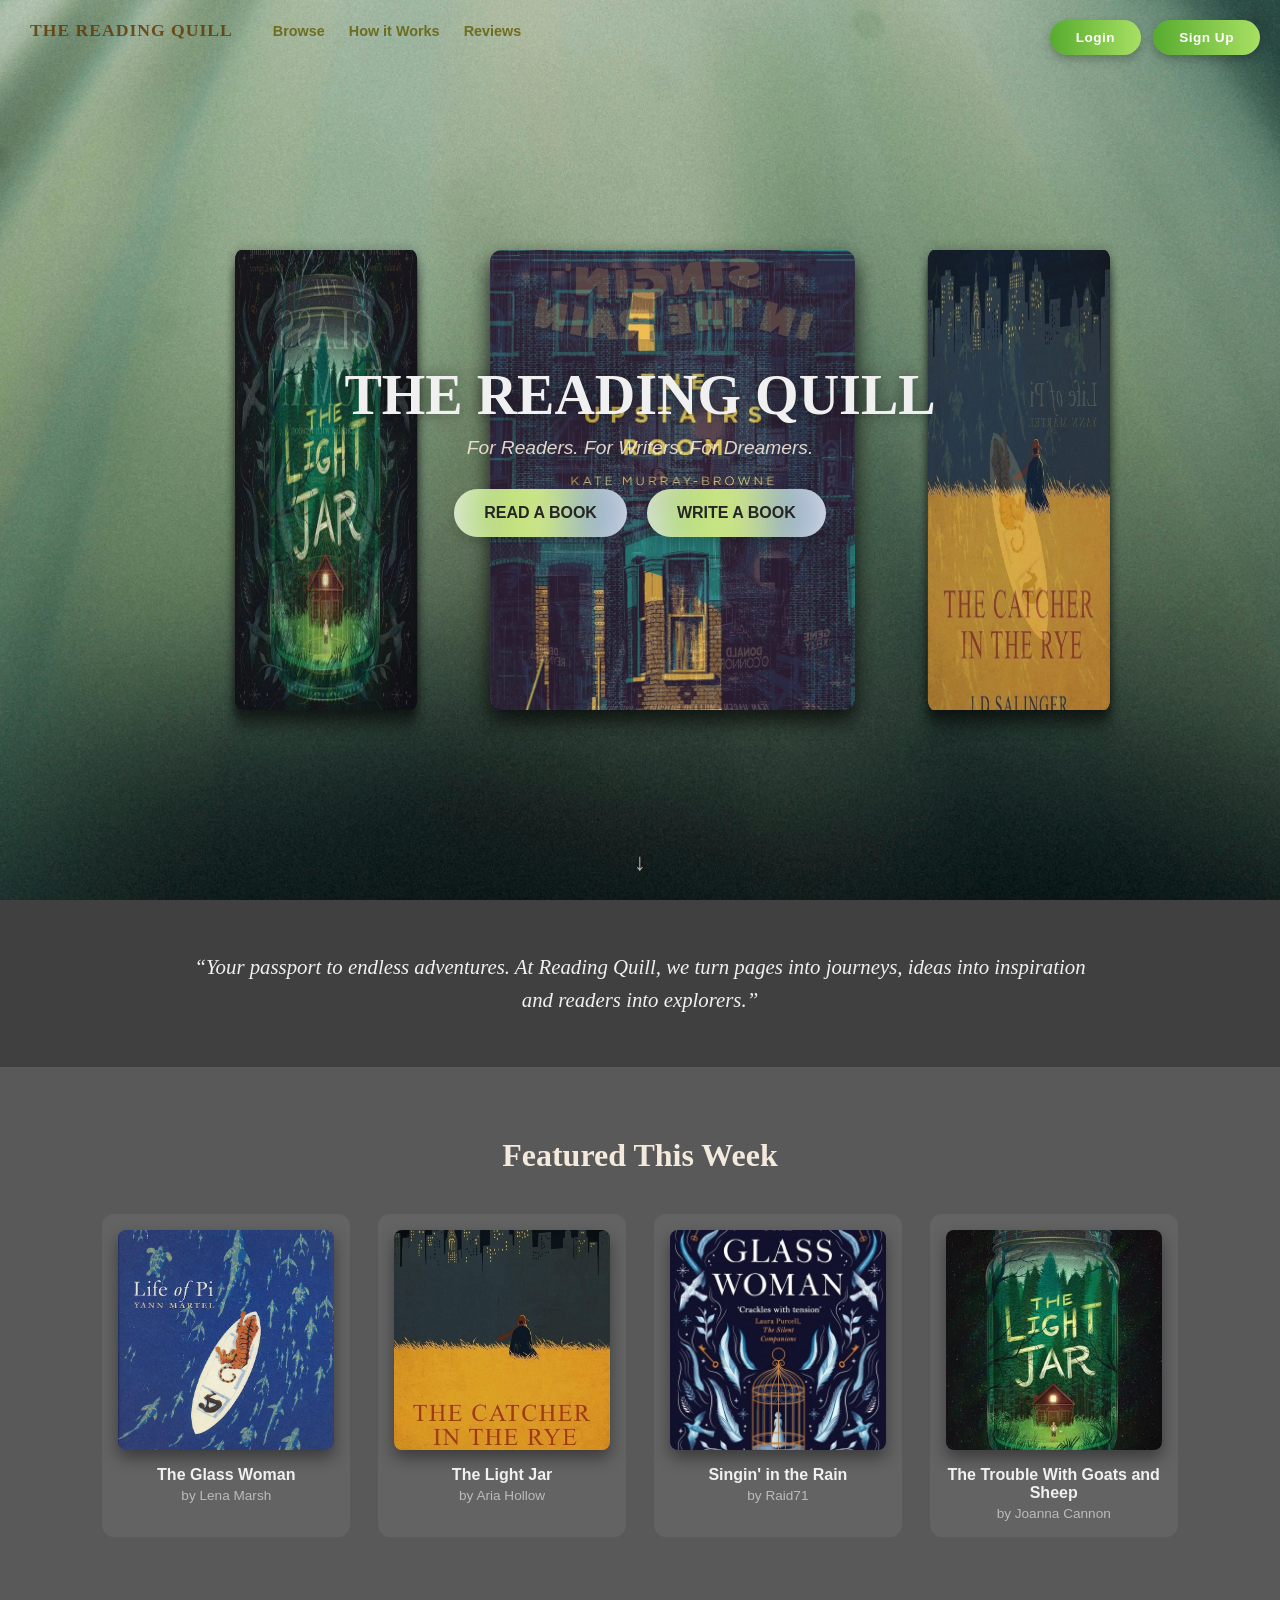
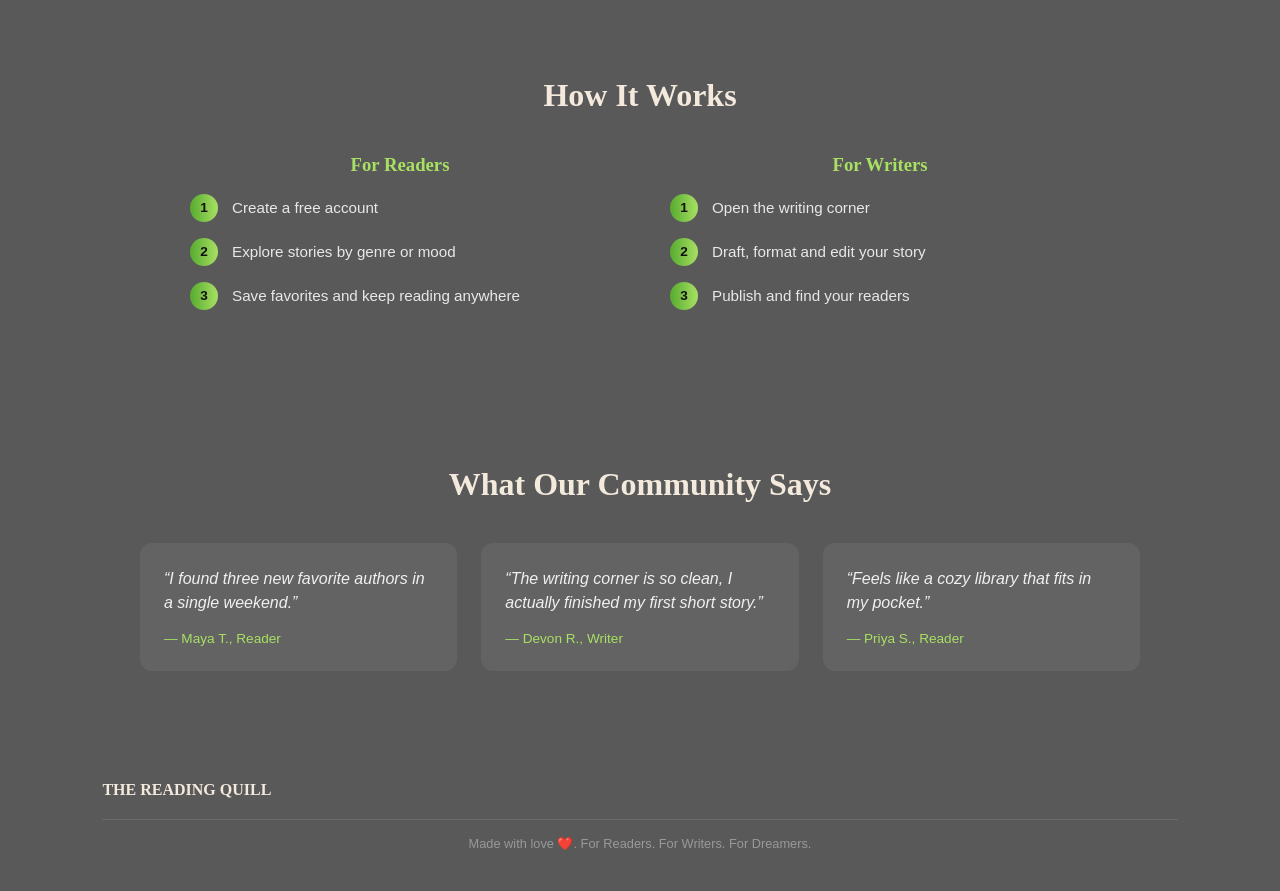
<file: index.html>
<!DOCTYPE html>
<html lang="en">
<head>
  <meta charset="UTF-8" />
  <meta name="viewport" content="width=device-width, initial-scale=1.0" />
  <title>THE READING QUILL</title>
  <link rel="stylesheet" href="styles.css" />
</head>
<body class="homepage">

  <div class="hero-wrap">
    <header>
  <a href="login.html" class="nav-btn">Login</a>
  <a href="signup.html" class="nav-btn">Sign Up</a>
</header>
    <nav class="navbar">
  <a href="index.html" class="logo">THE READING QUILL</a>

  <!-- Desktop Navigation -->
  <ul class="nav-links">
    <li><a href="#featured">Browse</a></li>
    <li><a href="#how-it-works">How it Works</a></li>
    <li><a href="#reviews">Reviews</a></li>
  </ul>

  <!-- Hamburger Icon -->
  <div class="hamburger" id="hamburger">
    ☰
  </div>

  <!-- Mobile Menu -->
  <ul class="mobile-menu" id="mobileMenu">
    <li><a href="#featured">Browse</a></li>
    <li><a href="#how-it-works">How it Works</a></li>
    <li><a href="#reviews">Reviews</a></li>

    <li>
      <a href="login.html" class="nav-btn">Login</a>
    </li>

    <li>
      <a href="signup.html" class="nav-btn">Sign Up</a>
    </li>
  </ul>
</nav>

    <main>
      <section class="hero">
        <h1>THE READING QUILL</h1>
        <p class="subtitle"><i>For Readers. For Writers. For Dreamers.</i></p>
      </section>

      <div class="buttons">
        <a href="read.html">
          <button class="button">
            READ A BOOK
            <div class="hoverEffect"><div></div></div>
          </button>
        </a>
        <a href="write.html">
          <button class="button">
            WRITE A BOOK
            <div class="hoverEffect"><div></div></div>
          </button>
        </a>
      </div>
    </main>

    <!-- Background Book Carousel -->
    <div class="book-carousel">
      <div class="carousel" id="carousel">
        <img src="images/'An incredible read_ Clever, chilling, I couldn't put it down' —Joanna Cannon, author of The Trouble With Goats and Sheep.jpg" alt="Book 1">
        <img src="images/download (1).jpg" alt="Book 2">
        <img src="images/download.jpg" alt="Book 3">
        <img src="images/Raid71 - Singin' in the Rain reg.jpg" alt="Book 4">
        <img src="images/The Glass Woman.jpg" alt="Book 5">
        <img src="images/The Light Jar.jpg" alt="Book 6">
      </div>
    </div>

    <a href="#featured" class="scroll-cue" aria-label="Scroll down">&#8595;</a>
  </div>

  <!-- Quote Banner -->
  <section class="quote-banner">
    <p>&ldquo;Your passport to endless adventures. At Reading Quill, we turn pages into journeys,
      ideas into inspiration and readers into explorers.&rdquo;</p>
  </section>

  <!-- Featured Books -->
  <section class="featured-books" id="featured">
    <h2>Featured This Week</h2>
    <div class="book-grid">
      <div class="book-card">
        <img src="images/download.jpg" alt="The Glass Woman cover">
        <h3>The Glass Woman</h3>
        <p class="author">by Lena Marsh</p>
      </div>
      <div class="book-card">
        <img src="images/download (1).jpg" alt="The Light Jar cover">
        <h3>The Light Jar</h3>
        <p class="author">by Aria Hollow</p>
      </div>
      <div class="book-card">
        <img src="images/The Glass Woman.jpg" alt="Singin' in the Rain cover">
        <h3>Singin' in the Rain</h3>
        <p class="author">by Raid71</p>
      </div>
      <div class="book-card">
        <img src="images/The Light Jar.jpg" alt="The Trouble With Goats and Sheep cover">
        <h3>The Trouble With Goats and Sheep</h3>
        <p class="author">by Joanna Cannon</p>
      </div>
    </div>
  </section>

  <!-- How It Works -->
  <section class="how-it-works" id="how-it-works">
    <h2>How It Works</h2>
    <div class="how-columns">
      <div class="how-col">
        <h3>For Readers</h3>
        <div class="how-step"><span class="step-num">1</span>Create a free account</div>
        <div class="how-step"><span class="step-num">2</span>Explore stories by genre or mood</div>
        <div class="how-step"><span class="step-num">3</span>Save favorites and keep reading anywhere</div>
      </div>
      <div class="how-col">
        <h3>For Writers</h3>
        <div class="how-step"><span class="step-num">1</span>Open the writing corner</div>
        <div class="how-step"><span class="step-num">2</span>Draft, format and edit your story</div>
        <div class="how-step"><span class="step-num">3</span>Publish and find your readers</div>
      </div>
    </div>
  </section>

  <!-- Reviews -->
  <section class="reviews" id="reviews">
    <h2>What Our Community Says</h2>
    <div class="review-grid">
      <div class="review-card">
        <p>&ldquo;I found three new favorite authors in a single weekend.&rdquo;</p>
        <span class="reviewer">— Maya T., Reader</span>
      </div>
      <div class="review-card">
        <p>&ldquo;The writing corner is so clean, I actually finished my first short story.&rdquo;</p>
        <span class="reviewer">— Devon R., Writer</span>
      </div>
      <div class="review-card">
        <p>&ldquo;Feels like a cozy library that fits in my pocket.&rdquo;</p>
        <span class="reviewer">— Priya S., Reader</span>
      </div>
    </div>
  </section>

  <footer class="site-footer">
    <div class="footer-top">
      <span class="footer-logo">THE READING QUILL</span>
    </div>
    <p class="footer-copy">Made with love ❤️. For Readers. For Writers. For Dreamers.</p>
  </footer>

  <script src="script.js"></script>
</body>
</html>
<!-- test -->
</file>
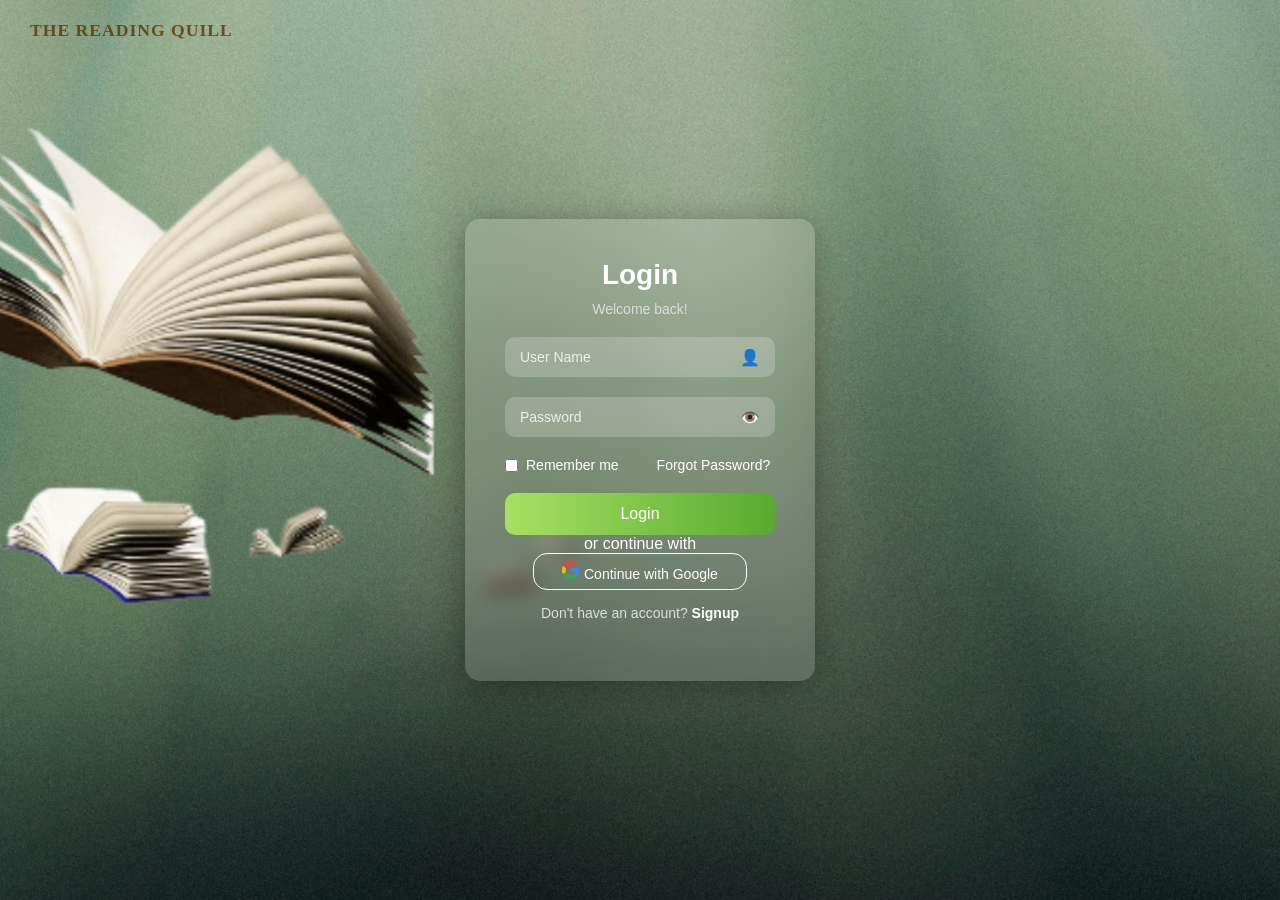
<file: login.html>
<!DOCTYPE html>
<html lang="en">
<head>
  <meta charset="UTF-8">
  <meta name="viewport" content="width=device-width, initial-scale=1.0">
  <title>Login Page</title>
  <link rel="stylesheet" href="styles.css">
</head>
<body class="login">
   <nav class="navbar">
      <a href="index.html" class="logo">THE READING QUILL</a>
   </nav>

  <div class="login-box">
    <h2>Login</h2>
    <p>Welcome back!</p>

    <form id="loginForm" novalidate>
      <div class="input-box">
        <input type="text" id="username" placeholder="User Name" required>
        <span>👤</span>
        <small class="error-msg" id="usernameError"></small>
      </div>

      <div class="input-box">
        <input type="password" id="password" placeholder="Password" required>
        <span id="togglePassword">👁️</span>
        <small class="error-msg" id="passwordError"></small>
      </div>

      <div class="remember">
        <input type="checkbox" id="remember">
        <label for="remember">Remember me</label>
        <a href="forgot-password.html" class="forgot">Forgot Password?</a>
      </div>

      <button type="submit" class="btn nav-btn-style">Login</button>
    </form>

    <div class="divider"><span>or continue with</span></div>

    <div class="social-login">
      <button type="button" class="social-btn google-btn">
        <svg viewBox="0 0 18 18" width="18" height="18" aria-hidden="true">
          <path fill="#4285F4" d="M17.64 9.2c0-.64-.06-1.25-.16-1.84H9v3.48h4.84c-.21 1.13-.84 2.09-1.8 2.73v2.27h2.92c1.7-1.57 2.68-3.88 2.68-6.64z"/>
          <path fill="#34A853" d="M9 18c2.43 0 4.47-.8 5.96-2.18l-2.92-2.27c-.81.54-1.84.86-3.04.86-2.34 0-4.32-1.58-5.03-3.71H.96v2.34A9 9 0 0 0 9 18z"/>
          <path fill="#FBBC05" d="M3.97 10.7A5.4 5.4 0 0 1 3.68 9c0-.59.1-1.17.29-1.7V4.96H.96A9 9 0 0 0 0 9c0 1.45.35 2.83.96 4.04l3.01-2.34z"/>
          <path fill="#EA4335" d="M9 3.58c1.32 0 2.51.45 3.44 1.35l2.58-2.58C13.46.89 11.43 0 9 0A9 9 0 0 0 .96 4.96l3.01 2.34C4.68 5.16 6.66 3.58 9 3.58z"/>
        </svg>
        Continue with Google
      </button>
    </div>

    <p class="signup">Don't have an account? <a href="signup.html">Signup</a></p>
  </div>

  <script src="script.js"></script>
</body>
</html>
</file>
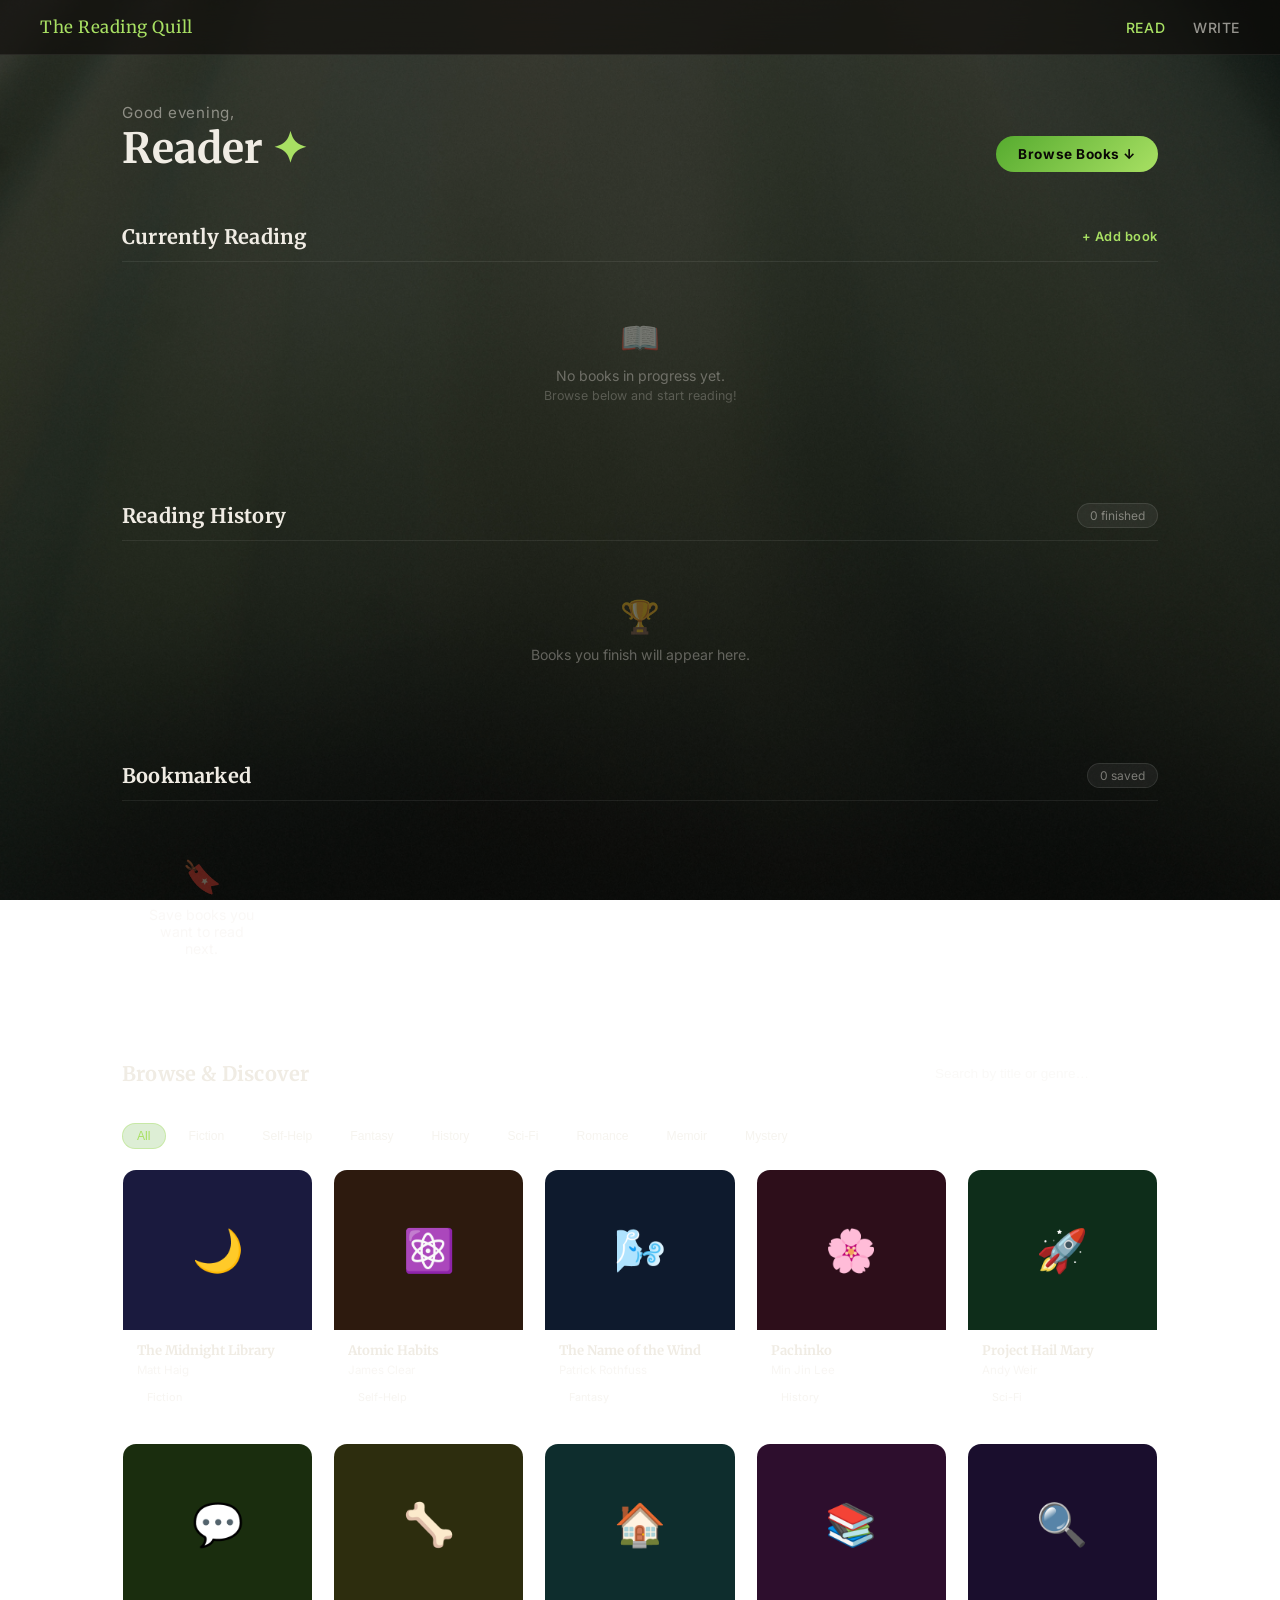
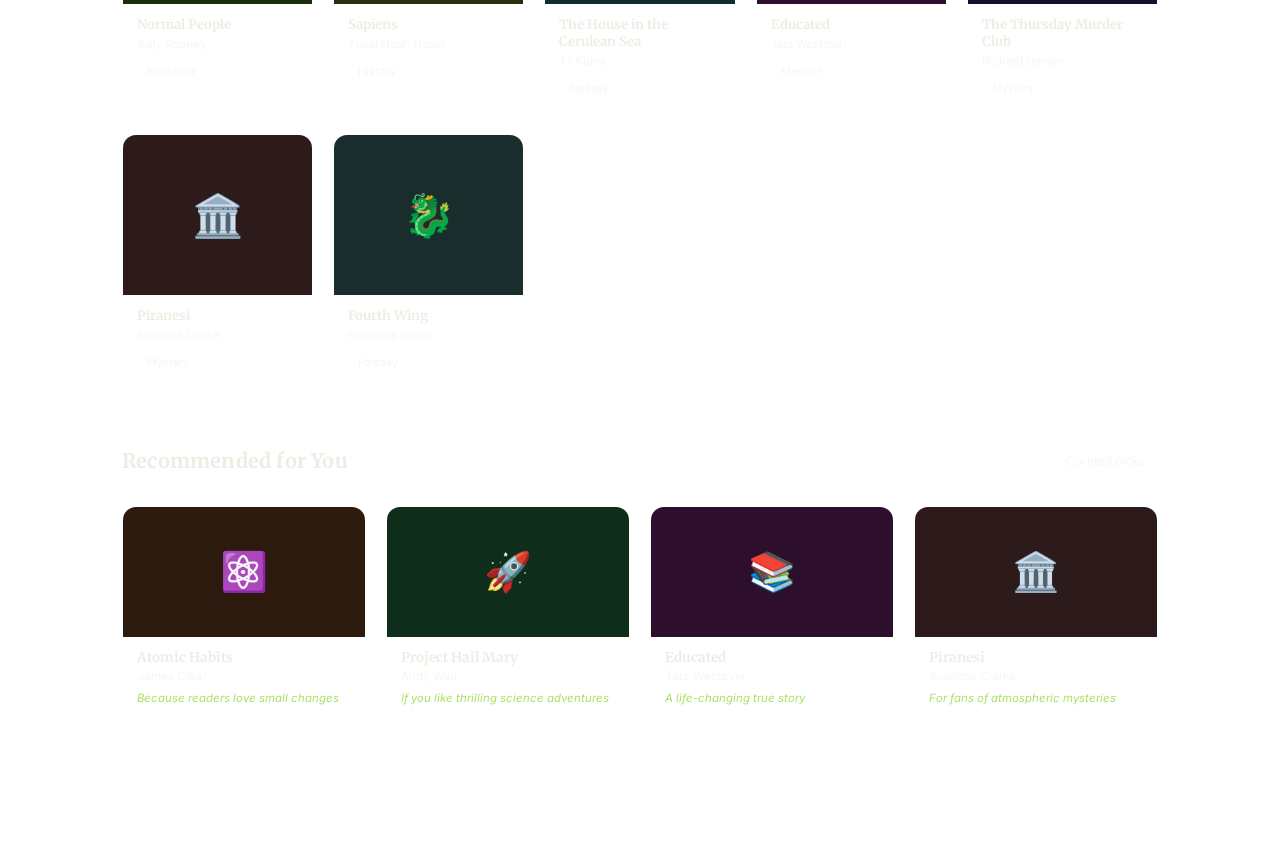
<file: read.html>
<!DOCTYPE html>
<html lang="en">
<head>
  <meta charset="UTF-8" />
  <meta name="viewport" content="width=device-width, initial-scale=1.0" />
  <title>Read - The Reading Quill</title>
  <link href="https://fonts.googleapis.com/css2?family=Merriweather:ital,wght@0,400;0,700;1,400&family=Inter:wght@300;400;500;600&display=swap" rel="stylesheet" />
  <link rel="stylesheet" href="read.css" />
</head>
<body>

  <!-- Navbar -->
  <nav class="navbar">
    <a href="index.html" class="brand">The Reading Quill</a>
    <div class="nav-links">
      <a href="read.html" class="active">Read</a>
      <a href="write.html">Write</a>
    </div>
  </nav>

  <div class="page-wrapper">

    <!-- Greeting -->
    <header class="greeting">
      <div>
        <p class="greeting-sub">Good evening,</p>
        <h1 class="greeting-name">Reader <span class="quill">✦</span></h1>
      </div>
      <a href="#browse" class="browse-cta">Browse Books ↓</a>
    </header>

    <!-- Currently Reading -->
    <section class="section" id="currently-reading">
      <div class="section-header">
        <h2>Currently Reading</h2>
        <span class="see-all" onclick="scrollTo({top:document.getElementById('browse').offsetTop,behavior:'smooth'})">+ Add book</span>
      </div>
      <div class="current-books" id="currentBooks">
        <!-- Populated by JS -->
        <div class="empty-state" id="emptyCurrently">
          <span class="empty-icon">📖</span>
          <p>No books in progress yet.</p>
          <p class="empty-sub">Browse below and start reading!</p>
        </div>
      </div>
    </section>

    <!-- Reading History -->
    <section class="section" id="history">
      <div class="section-header">
        <h2>Reading History</h2>
        <span class="badge" id="historyCount">0 finished</span>
      </div>
      <div class="history-list" id="historyList">
        <div class="empty-state" id="emptyHistory">
          <span class="empty-icon">🏆</span>
          <p>Books you finish will appear here.</p>
        </div>
      </div>
    </section>

    <!-- Bookmarked -->
    <section class="section" id="wishlist">
      <div class="section-header">
        <h2>Bookmarked</h2>
        <span class="badge" id="wishCount">0 saved</span>
      </div>
      <div class="wish-grid" id="wishGrid">
        <div class="empty-state" id="emptyWish">
          <span class="empty-icon">🔖</span>
          <p>Save books you want to read next.</p>
        </div>
      </div>
    </section>

    <!-- Browse / Discover -->
    <section class="section" id="browse">
      <div class="section-header">
        <h2>Browse &amp; Discover</h2>
        <div class="search-wrap">
          <input type="text" id="searchInput" placeholder="Search by title or genre…" oninput="filterBooks()" />
        </div>
      </div>
      <div class="genre-filter" id="genreFilter"></div>
      <div class="browse-grid" id="browseGrid"></div>
    </section>

    <!-- Recommended -->
    <section class="section" id="recommended">
      <div class="section-header">
        <h2>Recommended for You</h2>
        <span class="badge">Curated picks</span>
      </div>
      <div class="rec-grid" id="recGrid"></div>
    </section>

  </div>

  <!-- Progress Modal -->
  <div class="modal-overlay" id="progressModal">
    <div class="modal-card">
      <button class="modal-close" onclick="closeModal()">✕</button>
      <div class="modal-cover" id="modalCover"></div>
      <h3 id="modalTitle"></h3>
      <p class="modal-author" id="modalAuthor"></p>
      <div class="progress-section">
        <div class="progress-track">
          <div class="progress-fill" id="modalBar"></div>
        </div>
        <p class="progress-label" id="modalPercent">0%</p>
      </div>
      <label class="page-label">Update pages read</label>
      <div class="page-input-row">
        <input type="number" id="pageInput" placeholder="e.g. 120" min="0" />
        <span class="page-total" id="modalTotal"></span>
      </div>
      <div class="modal-actions">
        <button class="modal-btn primary" onclick="saveProgress()">Save Progress</button>
        <button class="modal-btn danger" onclick="markFinished()">Mark as Finished</button>
      </div>
    </div>
  </div>

  <!-- Book Action Modal -->
  <div class="modal-overlay" id="bookModal">
    <div class="modal-card browse-modal">
      <button class="modal-close" onclick="closeBookModal()">✕</button>
      <div class="modal-cover large" id="bmCover"></div>
      <h3 id="bmTitle"></h3>
      <p class="modal-author" id="bmAuthor"></p>
      <p class="bm-genre" id="bmGenre"></p>
      <p class="bm-desc" id="bmDesc"></p>
      <p class="bm-pages" id="bmPages"></p>
      <div class="modal-actions">
        <button class="modal-btn primary" onclick="addToCurrent()">Start Reading</button>
        <button class="modal-btn secondary" onclick="toggleBookmark()">🔖 Bookmark</button>
      </div>
    </div>
  </div>

  <script src="read.js"></script>
</body>
</html>
</file>
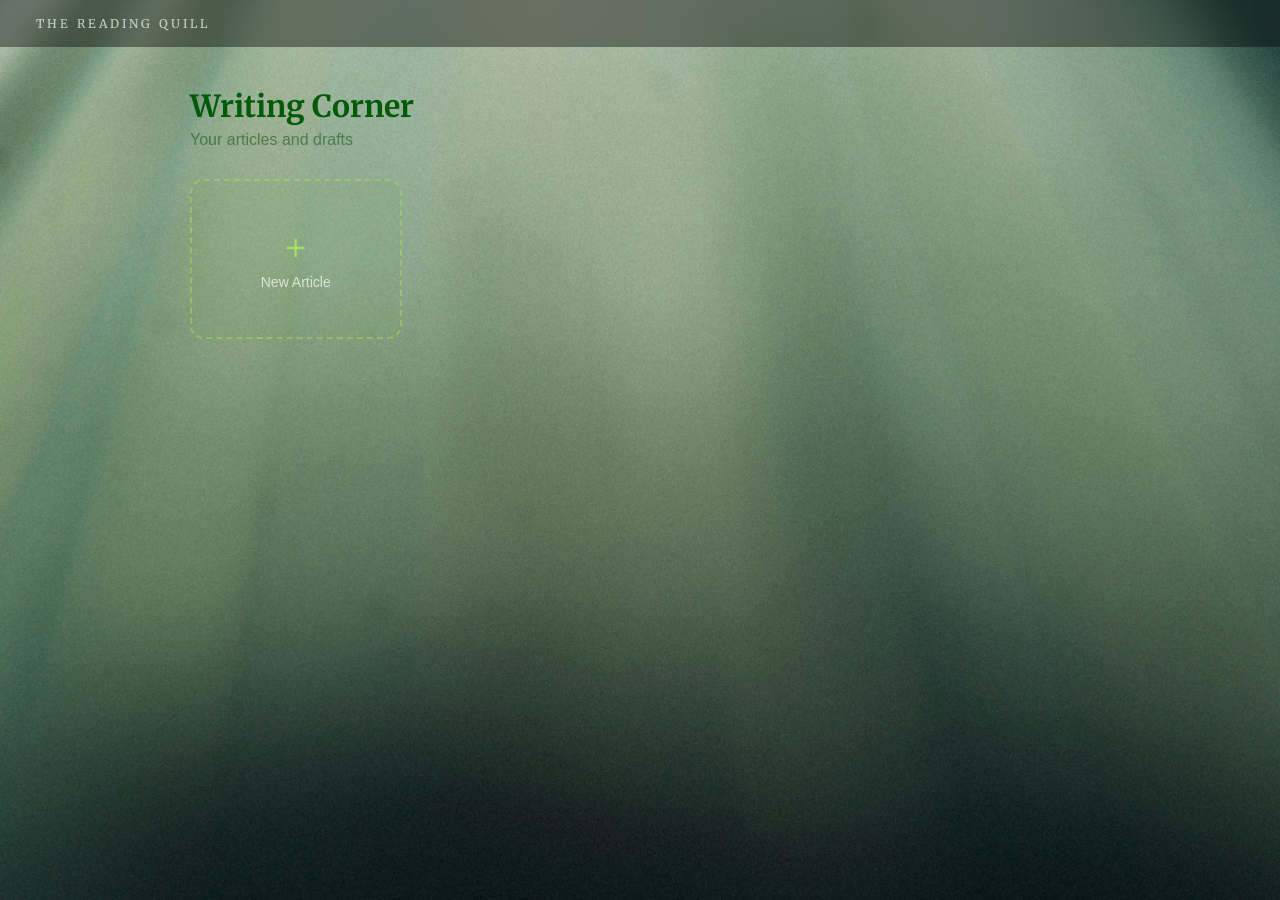
<file: write.html>
<!DOCTYPE html>
<html lang="en">
<head>
  <meta charset="UTF-8">
  <meta name="viewport" content="width=device-width, initial-scale=1.0">
  <title>Writing Corner – The Reading Quill</title>
  <link href="https://fonts.googleapis.com/css2?family=Merriweather:ital,wght@0,400;0,700;1,400&display=swap" rel="stylesheet">
  <link rel="stylesheet" href="writes.css">
</head>
<body>

  <!-- TOP BAR -->
  <div class="topbar">
    <a href="index.html" class="brand-link">THE READING QUILL</a>
    <div class="topbar-right">
      <button class="back-btn" id="backBtn" style="display:none">← My Articles</button>
      <button class="publish-btn" id="publishBtn" style="display:none">Publish</button>
    </div>
  </div>

  <!-- DASHBOARD VIEW -->
  <div id="viewDashboard" class="view">
    <h2 class="dash-heading">Writing Corner</h2>
    <p class="dash-sub">Your articles and drafts</p>
    <div class="articles-grid" id="articlesGrid"></div>
  </div>

  <!-- EDITOR VIEW -->
  <div id="viewEditor" class="view" style="display:none">
    <div class="layout">

      <!-- Left toolbar column -->
      <div class="toolbar">
        <button onclick="fmt('bold')" title="Bold"><b>B</b></button>
        <button onclick="fmt('italic')" title="Italic"><i>I</i></button>
        <button onclick="fmt('underline')" title="Underline"><u>U</u></button>
        <div class="sep"></div>
        <button onclick="fmt('formatBlock','h2')" title="Heading">H</button>
        <button onclick="fmt('formatBlock','blockquote')" title="Quote">"</button>
        <div class="sep"></div>
        <button onclick="fmt('insertOrderedList')" title="Numbered">1.</button>
        <button onclick="fmt('insertUnorderedList')" title="Bullet">•</button>
        <div class="sep"></div>
        <button onclick="insertLink()" title="Link">🔗</button>
        <button onclick="fmt('removeFormat')" title="Clear">✕</button>
        <div class="sep"></div>
        <button class="save-btn" id="saveBtn" title="Save">💾</button>
        <span class="save-status" id="saveStatus"></span>
      </div>

      <!-- Right editor area -->
      <div class="editor-area">
        <input type="text" id="articleTitle" class="title-input" placeholder="Your article title…" maxlength="120">
        <div class="meta-row">
          <input type="text" id="authorName" class="meta-input" placeholder="Your name">
          <select id="genre" class="meta-input">
            <option value="">Genre / Tag</option>
            <option value="Fiction">Fiction</option>
            <option value="Non-Fiction">Non-Fiction</option>
            <option value="Poetry">Poetry</option>
            <option value="Essay">Essay</option>
            <option value="Opinion">Opinion</option>
            <option value="Travel">Travel</option>
            <option value="Science">Science</option>
            <option value="Other">Other</option>
          </select>
        </div>
        <div class="divider-line"></div>
        <div class="editor" id="editor" contenteditable="true" data-placeholder="Start writing your article…"></div>
      </div>

    </div>
  </div>

  <!-- PUBLISH MODAL -->
  <div class="modal-overlay" id="modalOverlay">
    <div class="modal">
      <h3>🎉 Published!</h3>
      <p id="modalSummary"></p>
      <button class="modal-close" id="modalClose">Done</button>
    </div>
  </div>

  <script src="writes.js"></script>
</body>
</html>
</file>
<file: styles.css>
/* Reset & Basics */
* {
  margin: 0;
  padding: 0;
  box-sizing: border-box;
}

body {
  background: url('images/pexels-martinpechy-2078266.jpg') no-repeat center center fixed;
  background-size: cover;
  height: 100vh;
  color: #f0f0f0;
  display: flex;
  flex-direction: column;
  align-items: center;
  justify-content: center;
  overflow-x: hidden;
  perspective: 1200px;
}

h1{
font-family: 'Merriweather', serif;
}
/* Header */
header {
  position: absolute;
  top: 20px;
  right: 20px;
  z-index: 3;
}
button {
  font-size: 14px;
  padding: 0.5em 2em;
  font-weight: 500;
  background: transparent;
  color: white;
  border: 1px solid white;
  position: relative;
  overflow: hidden;
  border-radius: 1em;
  cursor: pointer;
  margin: none;
}

.gradient {
  position: absolute;
  width: 100%;
  height: 100%;
  left: 0;
  top: 0;
  border-radius: 0.6em;
  margin-top: -0.25em;
  background-image: linear-gradient(
    rgba(0, 0, 0, 0),
    rgba(0, 0, 0, 0),
    rgba(0, 0, 0, 0)
  );
  pointer-events: none;
}

.label {
  position: relative;
  top: -1px;
  z-index: 1;
}

.transition {
  transition-timing-function: cubic-bezier(0, 0, 0.2, 1);
  transition-duration: 500ms;
  background-color: transparent;
  border-radius: 9999px;
  width: 0;
  height: 0;
  position: absolute;
  left: 50%;
  top: 50%;
  transform: translate(-50%, -50%);
}

button:hover .transition {
  width: 14em;
  height: 14em;
}

button:active {
  transform: scale(0.97);
}

button:hover {
  box-shadow: 0 0 20px rgb(255, 255, 255), 
              0 0 40px rgba(138, 209, 161, 0.6); /* stronger glow on hover */
}

/* Title & Subtitle */
main {
  text-align: center;
  z-index: 2;
  position: relative;
}

main h1 {
  font-size: 3.5rem;
  margin-bottom: 10px;
  text-shadow: 0 0 15px rgba(0,0,0,0.5);
}

.subtitle {
  font-family: 'Merriweather', serif;
  color: #F3E9DC;
  font-size: 1.2rem;
  margin-bottom: 30px;
  opacity: 0.9;
}

/* Buttons */
/* Buttons Container */
.buttons {
  display: flex;
  justify-content: center;
  gap: 20px;
  margin-top: 20px;
}

/* Blob Gradient Button */
.button {
  display: inline-flex;
  align-items: center;
  justify-content: center;
  padding: 15px 30px;
  border: 0;
  position: relative;
  overflow: hidden;
  border-radius: 10rem;
  transition: all 0.1s ease;
  font-weight: bold;
  font-size: 1rem;
  cursor: pointer;
  color: #252525;
  z-index: 0;
  box-shadow: 0 6px 12px rgba(0,0,0,0.15);
  background: rgba(255, 255, 255, 0.85);
  backdrop-filter: blur(6px);
}

/* Hover & Active states */
.button:hover {
  background: rgb(193, 228, 248);
  color: rgb(33, 0, 85);
}

.button:active {
  transform: scale(0.97);
}

/* Hover Effect Wrapper */
.hoverEffect {
  position: absolute;
  bottom: 0;
  top: 0;
  left: 0;
  right: 0;
  display: flex;
  align-items: center;
  justify-content: center;
  z-index: -1;
}

/* Rotating Blob */
.hoverEffect div {
  background: linear-gradient(
    90deg,
    rgb(110, 192, 33) 0%,
    rgb(200, 247, 30) 49%,
    rgb(23, 77, 224) 100%
  );
  border-radius: 50%;
  width: 10rem;
  height: 10rem;
  transition: 0.4s;
  filter: blur(20px);
  animation: effect 3s linear infinite;
  opacity: 0.5;
}

.button:hover .hoverEffect div {
  width: 8rem;
  height: 8rem;
}

@keyframes effect {
  from { transform: rotate(0deg); }
  to   { transform: rotate(360deg); }
}

/* Book Carousel */
.book-carousel {
  position: absolute;
  width: 100%;
  height: 100%;
  top: 0;
  left: 0;
  display: flex;
  align-items: center;
  justify-content: center;
  z-index: 0;
}

.carousel {
  position: relative;
  width: 300px;
  height: 400px;
  transform-style: preserve-3d;
  animation: rotate 20s linear infinite;
}

.carousel img {
  position: absolute;
  width: 365px;
  height: 460px;
  opacity: 0.78;
  object-fit: cover;
  border-radius: 12px;
  
  box-shadow: 0 10px 20px rgba(0, 0, 0, 0.568);

}
.carousel img:hover {
  transform: scale(1.1) translateZ(420px);
  opacity: 1;
  z-index: 2;
}
.carousel:hover {
  animation-play-state: running;
}

/* Rotation */
@keyframes rotate {
  from { transform: rotateY(0deg); }
  to   { transform: rotateY(360deg); }
}


/*login button styles */
* {
  margin: 0;
  padding: 0;
  box-sizing: border-box;
  font-family: Arial, sans-serif;
}

body.login {
  height: 100vh;
  display: flex;
  justify-content: center;
  align-items: center;
  background: url('images/Untitled design.png') no-repeat center center/cover;
}

.login-box {
  background: rgba(255, 255, 255, 0.15);
  border-radius: 15px;
  padding: 40px;
  width: 350px;
  backdrop-filter: blur(10px);
  -webkit-backdrop-filter: blur(10px);
  box-shadow: 0 4px 30px rgba(0, 0, 0, 0.3);
  color: white;
  text-align: center;
}

.login-box h2 {
  font-size: 28px;
  margin-bottom: 10px;
  font-weight: bold;
}

.login-box p {
  margin-bottom: 20px;
  font-size: 14px;
  color: #ddd;
}

.input-box {
  position: relative;
  margin-bottom: 20px;
}

.input-box input {
  width: 100%;
  padding: 12px 40px 12px 15px;
  border-radius: 10px;
  border: none;
  outline: none;
  font-size: 14px;
  background: rgba(255, 255, 255, 0.2);
  color: white;
}

.input-box input::placeholder {
  color: #eee;
}

.input-box span {
  position: absolute;
  right: 15px;
  top: 50%;
  transform: translateY(-50%);
  cursor: pointer;
  color: #ddd;
}

.remember {
  display: flex;
  align-items: center;
  gap: 8px;
  font-size: 14px;
  margin-bottom: 20px;
}

.btn {
  width: 100%;
  padding: 12px;
  border: none;
  border-radius: 10px;
  background: linear-gradient(to right, #a8e063, #56ab2f);
  color: white;
  font-size: 16px;
  cursor: pointer;
  transition: 0.3s;
}

.btn:hover {
  opacity: 1.0;
}

.signup {
  margin-top: 15px;
  font-size: 14px;
}

.signup a {
  color: #fff;
  font-weight: bold;
  text-decoration: none;
}
button span {
  pointer-events: none; /* makes sure spans don't block button clicks */
}

.remember {
  display: flex;
  align-items: center;
  gap: 1x; /* space between checkbox & label */
}

.remember label {
  margin-right: 30px; /* distance between "Remember me" and "Forgot Password?" */
  color: white;
}

.remember .forgot {
  color: white;
  text-decoration: none;
  font-size: 1.0em;
}

.remember .forgot:hover {
  text-decoration: underline;
}

.about-section {
  position: absolute;
  bottom: 20px;
  width: 80%;
  text-align: center;
  color: #f0f0f0;
  font-size: 1.1rem;
  background: rgba(0, 0, 0, 0.5);
  padding: 15px;
  border-radius: 10px;
  box-shadow: 0 0 10px rgba(0,0,0,0.5);
  z-index: auto;

}

  .about-section p {
    font-size: 1.1em;
    line-height: 1.6;
  }

/* ============================================
   Home page additions: navbar, hero-wrap, footer,
   featured books, how it works, reviews, quote
   ============================================ */

body.homepage {
  height: auto;
  min-height: 100vh;
  overflow: visible;
  display: block;
}

.hero-wrap {
  position: relative;
  width: 100%;
  height: 100vh;
  display: flex;
  flex-direction: column;
  align-items: center;
  justify-content: center;
  overflow: hidden;
}

/* Login / Sign Up header buttons */
header {
  display: flex;
  gap: 12px;
}

.nav-btn {
  display: inline-flex;
  align-items: center;
  justify-content: center;
  padding: 10px 26px;
  border-radius: 999px;
  background: linear-gradient(90deg, #56ab2f, #a8e063);
  color: #fff;
  font-weight: bold;
  font-size: 0.85rem;
  letter-spacing: 0.5px;
  text-decoration: none;
  box-shadow: 0 4px 10px rgba(0,0,0,0.25);
  transition: transform 0.2s ease, box-shadow 0.2s ease, background 0.2s ease;
}

.nav-btn:hover {
  background: linear-gradient(90deg, #4e9a2f, #94d957);
  transform: translateY(-2px);
  box-shadow: 0 6px 16px rgba(0,0,0,0.35);
}

.nav-btn:active {
  transform: scale(0.97);
}

/* Navbar */
.navbar {
  position: absolute;
  top: 20px;
  left: 30px;
  z-index: 3;
  display: flex;
  align-items: center;
  gap: 40px;
}

.navbar .logo {
  font-family: 'Merriweather', serif;
  font-size: 1.1rem;
  font-weight: bold;
  color: #613a06d7;
  text-decoration: none;
  letter-spacing: 1px;
}

.nav-links {
  list-style: none;
  display: flex;
  gap: 24px;
}

.nav-links a {
  color: #65600b;
  text-decoration: none;
  font-size: 0.9rem;
  opacity: 0.85;
  transition: opacity 0.2s ease;
  font-weight: bold;
}

.nav-links a:hover {
  opacity: 1;
  text-decoration: underline;
}

.scroll-cue {
  position: absolute;
  bottom: 24px;
  left: 50%;
  transform: translateX(-50%);
  color: #F3E9DC;
  font-size: 1.5rem;
  text-decoration: none;
  z-index: 3;
  opacity: 0.75;
  animation: bounce 2s infinite;
}

@keyframes bounce {
  0%, 100% { transform: translate(-50%, 0); }
  50% { transform: translate(-50%, 8px); }
}

/* Quote banner */
.quote-banner {
  background: rgba(0, 0, 0, 0.75);
  color: #f0f0f0;
  text-align: center;
  padding: 50px 15%;
}

.quote-banner p {
  font-family: 'Merriweather', serif;
  font-style: italic;
  font-size: 1.3rem;
  line-height: 1.6;
}

/* Shared section styling */
.featured-books,
.how-it-works,
.reviews {
  background: linear-gradient(rgba(0,0,0,0.65), rgba(0,0,0,0.65)), url('images/pexels-martinpechy-2078266.jpg') no-repeat center center fixed;
  background-size: cover;
  color: #f0f0f0;
  padding: 70px 8%;
  text-align: center;
}

.featured-books h2,
.how-it-works h2,
.reviews h2 {
  font-family: 'Merriweather', serif;
  font-size: 2rem;
  margin-bottom: 40px;
  color: #F3E9DC;
}

/* Featured books */
.book-grid {
  display: grid;
  grid-template-columns: repeat(auto-fit, minmax(180px, 1fr));
  gap: 28px;
  max-width: 1100px;
  margin: 0 auto;
}

.book-card {
  background: rgba(255, 255, 255, 0.06);
  border-radius: 12px;
  padding: 16px;
  transition: transform 0.25s ease, background 0.25s ease;
}

.book-card:hover {
  transform: translateY(-6px);
  background: rgba(255, 255, 255, 0.1);
}

.book-card img {
  width: 100%;
  height: 220px;
  object-fit: cover;
  border-radius: 8px;
  margin-bottom: 12px;
  box-shadow: 0 8px 16px rgba(0,0,0,0.4);
}

.book-card h3 {
  font-size: 1rem;
  margin-bottom: 4px;
}

.book-card .author {
  font-size: 0.85rem;
  color: #bbb;
}

/* How it works */
.how-columns {
  display: flex;
  justify-content: center;
  gap: 60px;
  flex-wrap: wrap;
  max-width: 900px;
  margin: 0 auto;
}

.how-col {
  flex: 1;
  min-width: 260px;
  text-align: left;
}

.how-col h3 {
  font-family: 'Merriweather', serif;
  color: #a8e063;
  margin-bottom: 18px;
  text-align: center;
}

.how-step {
  display: flex;
  align-items: center;
  gap: 14px;
  margin-bottom: 16px;
  font-size: 0.95rem;
  color: #e8e8e8;
}

.step-num {
  flex-shrink: 0;
  width: 28px;
  height: 28px;
  border-radius: 50%;
  background: linear-gradient(90deg, #56ab2f, #a8e063);
  color: #14110f;
  font-weight: bold;
  display: flex;
  align-items: center;
  justify-content: center;
  font-size: 0.85rem;
}

/* Reviews */
.review-grid {
  display: grid;
  grid-template-columns: repeat(auto-fit, minmax(220px, 1fr));
  gap: 24px;
  max-width: 1000px;
  margin: 0 auto;
}

.review-card {
  background: rgba(255, 255, 255, 0.06);
  border-radius: 12px;
  padding: 24px;
  text-align: left;
}

.review-card p {
  font-style: italic;
  margin-bottom: 14px;
  line-height: 1.5;
}

.reviewer {
  font-size: 0.85rem;
  color: #a8e063;
}

/* Footer */
.site-footer {
  background: linear-gradient(rgba(0,0,0,0.65), rgba(0,0,0,0.65)), url('images/pexels-martinpechy-2078266.jpg') no-repeat center center fixed;
  background-size: cover;
  color: #ddd;
  padding: 40px 8% 40px;
  text-align: center;
}

.footer-top {
  display: flex;
  justify-content: space-between;
  align-items: center;
  flex-wrap: wrap;
  gap: 16px;
  max-width: 1100px;
  margin: 0 auto 20px;
}

.footer-logo {
  font-family: 'Merriweather', serif;
  font-weight: bold;
  color: #F3E9DC;
}

.footer-links {
  list-style: none;
  display: flex;
  gap: 20px;
  flex-wrap: wrap;
}

.footer-links a {
  color: #ddd;
  text-decoration: none;
  font-size: 0.9rem;
}

.footer-links a:hover {
  text-decoration: underline;
}

.footer-copy {
  font-size: 0.8rem;
  color: #999;
  border-top: 1px solid rgba(255,255,255,0.1);
  padding-top: 16px;
}

@media (max-width: 700px) {
  .navbar {
    left: 16px;
    gap: 20px;
  }
  .nav-links {
    gap: 14px;
  }
  .nav-links a {
    font-size: 0.8rem;
  }
}
@media (max-width: 768px) {

  .carousel {
    width: 180px;
    height: 240px;
  }

  .carousel img {
    width: 180px;
    height: 240px;
  }

  main h1 {
    font-size: 2rem;
  }

  .buttons {
    flex-direction: column;
  }

  .button {
    width: 250px;
  }
}
/* =========================
   HAMBURGER MENU
   ========================= */

.hamburger {
  display: none;
  font-size: 2rem;
  color: #000000;
  cursor: pointer;
  z-index: 1001;
}

.mobile-menu {
  display: none;
}

/* Mobile View */
@media (max-width: 768px) {

  /* Hide desktop nav links */
  .nav-links {
    display: none;
  }

  /* Hide top-right Login & Sign Up buttons */
  header {
    display: none;
  }

  /* Navbar Layout */
  .navbar {
    width: 100%;
    padding: 0 20px;
    left: 0;
    top: 20px;
    justify-content: space-between;
  }

  /* Show hamburger */
  .hamburger {
    display: block;
  }

  /* Mobile dropdown menu */
  .mobile-menu {
    position: absolute;
    top: 60px;
    right: 20px;
    width: 260px;
    padding: 20px;
    background: rgba(0, 0, 0, 0.95);
    backdrop-filter: blur(10px);
    border-radius: 15px;
    list-style: none;
    z-index: 1000;

    display: none;
    flex-direction: column;
    gap: 15px;

    box-shadow: 0 10px 25px rgba(0, 0, 0, 0.5);
  }

  .mobile-menu.active {
    display: flex;
  }

  .mobile-menu li {
    width: 100%;
  }

  .mobile-menu a:not(.nav-btn) {
    color: #fff;
    text-decoration: none;
    font-size: 1rem;
    display: block;
    padding: 8px 0;
  }

  .mobile-menu a:not(.nav-btn):hover {
    color: #a8e063;
  }

  /* Keep original button styling */
  .mobile-menu .nav-btn {
    width: 100%;
    justify-content: center;
    margin-top: 5px;
  }

  .navbar .logo {
    font-size: 0.95rem;
    max-width: 200px;
  }
}
</file>
<file: read.css>
/* ── Reset ── */
*, *::before, *::after { margin: 0; padding: 0; box-sizing: border-box; }

/* ── Base ── */
body {
  font-family: 'Inter', sans-serif;
  background: url('images/pexels-martinpechy-2078266.jpg') no-repeat center center fixed;
  background-size: cover;
  min-height: 100vh;
  color: #f0ece4;
}

body::before {
  content: '';
  position: fixed;
  inset: 0;
  background: rgba(10, 8, 5, 0.72);
  z-index: 0;
}

/* ── Navbar ── */
.navbar {
  position: sticky;
  top: 0;
  z-index: 100;
  display: flex;
  align-items: center;
  justify-content: space-between;
  padding: 16px 40px;
  background: rgba(10, 8, 5, 0.6);
  backdrop-filter: blur(16px);
  border-bottom: 1px solid rgba(255,255,255,0.07);
}

.brand {
  font-family: 'Merriweather', serif;
  font-size: 1.05rem;
  color: #a8e063;
  text-decoration: none;
  letter-spacing: 0.03em;
}

.nav-links { display: flex; gap: 28px; }
.nav-links a {
  color: rgba(240,236,228,0.6);
  text-decoration: none;
  font-size: 0.88rem;
  font-weight: 500;
  letter-spacing: 0.04em;
  text-transform: uppercase;
  transition: color 0.2s;
}
.nav-links a:hover, .nav-links a.active { color: #a8e063; }

/* ── Page Wrapper ── */
.page-wrapper {
  position: relative;
  z-index: 1;
  max-width: 1100px;
  margin: 0 auto;
  padding: 48px 32px 80px;
}

/* ── Greeting ── */
.greeting {
  display: flex;
  align-items: flex-end;
  justify-content: space-between;
  margin-bottom: 52px;
}

.greeting-sub {
  font-size: 0.95rem;
  color: rgba(240,236,228,0.5);
  margin-bottom: 4px;
  letter-spacing: 0.05em;
}

.greeting-name {
  font-family: 'Merriweather', serif;
  font-size: 2.6rem;
  font-weight: 700;
  color: #f0ece4;
  line-height: 1.1;
}

.quill { color: #a8e063; }

.browse-cta {
  display: inline-block;
  padding: 10px 22px;
  border-radius: 999px;
  background: linear-gradient(135deg, #56ab2f, #a8e063);
  color: #0a0805;
  font-size: 0.85rem;
  font-weight: 700;
  text-decoration: none;
  letter-spacing: 0.04em;
  transition: opacity 0.2s, transform 0.2s;
}
.browse-cta:hover { opacity: 0.88; transform: translateY(-1px); }

/* ── Section ── */
.section {
  margin-bottom: 60px;
}

.section-header {
  display: flex;
  align-items: center;
  justify-content: space-between;
  margin-bottom: 20px;
  padding-bottom: 12px;
  border-bottom: 1px solid rgba(255,255,255,0.08);
}

.section-header h2 {
  font-family: 'Merriweather', serif;
  font-size: 1.25rem;
  font-weight: 700;
  color: #f0ece4;
  letter-spacing: 0.01em;
}

.see-all {
  font-size: 0.8rem;
  color: #a8e063;
  cursor: pointer;
  font-weight: 600;
  letter-spacing: 0.04em;
  transition: opacity 0.2s;
}
.see-all:hover { opacity: 0.7; }

.badge {
  font-size: 0.75rem;
  color: rgba(240,236,228,0.45);
  background: rgba(255,255,255,0.06);
  padding: 4px 12px;
  border-radius: 999px;
  border: 1px solid rgba(255,255,255,0.1);
}

/* ── Currently Reading Cards ── */
.current-books {
  display: flex;
  flex-direction: column;
  gap: 16px;
}

.current-card {
  display: flex;
  align-items: center;
  gap: 20px;
  background: rgba(255,255,255,0.07);
  backdrop-filter: blur(12px);
  border: 1px solid rgba(255,255,255,0.1);
  border-radius: 14px;
  padding: 18px 22px;
  transition: border-color 0.2s;
  cursor: pointer;
}
.current-card:hover { border-color: rgba(168,224,99,0.4); }

.current-cover {
  width: 58px;
  height: 80px;
  border-radius: 6px;
  flex-shrink: 0;
  display: flex;
  align-items: center;
  justify-content: center;
  font-size: 1.5rem;
}

.current-info { flex: 1; min-width: 0; }

.current-title {
  font-family: 'Merriweather', serif;
  font-size: 1rem;
  font-weight: 700;
  margin-bottom: 3px;
  white-space: nowrap;
  overflow: hidden;
  text-overflow: ellipsis;
}

.current-author {
  font-size: 0.8rem;
  color: rgba(240,236,228,0.5);
  margin-bottom: 12px;
}

.progress-track {
  height: 6px;
  background: rgba(255,255,255,0.1);
  border-radius: 999px;
  overflow: hidden;
  margin-bottom: 6px;
}

.progress-fill {
  height: 100%;
  background: linear-gradient(90deg, #56ab2f, #a8e063);
  border-radius: 999px;
  transition: width 0.5s ease;
}

.progress-meta {
  display: flex;
  justify-content: space-between;
  font-size: 0.73rem;
  color: rgba(240,236,228,0.4);
}

.current-action {
  flex-shrink: 0;
  padding: 8px 18px;
  border-radius: 999px;
  background: rgba(86,171,47,0.15);
  border: 1px solid rgba(168,224,99,0.3);
  color: #a8e063;
  font-size: 0.8rem;
  font-weight: 600;
  cursor: pointer;
  transition: background 0.2s;
}
.current-action:hover { background: rgba(86,171,47,0.28); }

/* ── History List ── */
.history-list { display: flex; flex-direction: column; gap: 12px; }

.history-card {
  display: flex;
  align-items: center;
  gap: 16px;
  background: rgba(255,255,255,0.05);
  border: 1px solid rgba(255,255,255,0.07);
  border-radius: 10px;
  padding: 14px 18px;
}

.history-cover {
  width: 40px;
  height: 54px;
  border-radius: 5px;
  flex-shrink: 0;
  display: flex;
  align-items: center;
  justify-content: center;
  font-size: 1.1rem;
}

.history-info { flex: 1; }
.history-title {
  font-family: 'Merriweather', serif;
  font-size: 0.9rem;
  font-weight: 700;
}
.history-meta {
  font-size: 0.75rem;
  color: rgba(240,236,228,0.45);
  margin-top: 2px;
}

.finished-badge {
  font-size: 0.72rem;
  background: rgba(168,224,99,0.12);
  color: #a8e063;
  padding: 4px 10px;
  border-radius: 999px;
  border: 1px solid rgba(168,224,99,0.2);
}

/* ── Wishlist Grid ── */
.wish-grid {
  display: grid;
  grid-template-columns: repeat(auto-fill, minmax(140px, 1fr));
  gap: 16px;
}

.wish-card {
  background: rgba(255,255,255,0.06);
  border: 1px solid rgba(255,255,255,0.09);
  border-radius: 12px;
  padding: 14px;
  text-align: center;
  cursor: pointer;
  transition: border-color 0.2s, transform 0.2s;
}
.wish-card:hover { border-color: rgba(168,224,99,0.35); transform: translateY(-2px); }

.wish-cover {
  width: 70px;
  height: 96px;
  border-radius: 6px;
  margin: 0 auto 10px;
  display: flex;
  align-items: center;
  justify-content: center;
  font-size: 1.8rem;
}

.wish-title {
  font-family: 'Merriweather', serif;
  font-size: 0.78rem;
  font-weight: 700;
  margin-bottom: 4px;
}
.wish-author { font-size: 0.7rem; color: rgba(240,236,228,0.45); }

/* ── Browse Grid ── */
.search-wrap input {
  background: rgba(255,255,255,0.08);
  border: 1px solid rgba(255,255,255,0.12);
  border-radius: 8px;
  padding: 8px 16px;
  color: #f0ece4;
  font-size: 0.85rem;
  outline: none;
  width: 240px;
  transition: border-color 0.2s;
}
.search-wrap input:focus { border-color: rgba(168,224,99,0.5); }
.search-wrap input::placeholder { color: rgba(240,236,228,0.3); }

.genre-filter {
  display: flex;
  flex-wrap: wrap;
  gap: 8px;
  margin-bottom: 20px;
}

.genre-pill {
  padding: 5px 14px;
  border-radius: 999px;
  border: 1px solid rgba(255,255,255,0.12);
  background: rgba(255,255,255,0.05);
  color: rgba(240,236,228,0.6);
  font-size: 0.76rem;
  cursor: pointer;
  transition: all 0.2s;
}
.genre-pill:hover, .genre-pill.active {
  background: rgba(86,171,47,0.2);
  border-color: rgba(168,224,99,0.4);
  color: #a8e063;
}

.browse-grid {
  display: grid;
  grid-template-columns: repeat(auto-fill, minmax(160px, 1fr));
  gap: 20px;
}

.browse-card {
  background: rgba(255,255,255,0.07);
  border: 1px solid rgba(255,255,255,0.1);
  border-radius: 14px;
  overflow: hidden;
  cursor: pointer;
  transition: transform 0.2s, border-color 0.2s;
}
.browse-card:hover { transform: translateY(-4px); border-color: rgba(168,224,99,0.35); }

.browse-cover {
  width: 100%;
  height: 160px;
  display: flex;
  align-items: center;
  justify-content: center;
  font-size: 2.6rem;
}

.browse-info { padding: 12px 14px 14px; }
.browse-title {
  font-family: 'Merriweather', serif;
  font-size: 0.82rem;
  font-weight: 700;
  margin-bottom: 4px;
  display: -webkit-box;
  -webkit-line-clamp: 2;
  -webkit-box-orient: vertical;
  overflow: hidden;
}
.browse-author { font-size: 0.72rem; color: rgba(240,236,228,0.45); margin-bottom: 8px; }
.browse-genre-tag {
  font-size: 0.68rem;
  padding: 3px 9px;
  border-radius: 999px;
  background: rgba(255,255,255,0.06);
  border: 1px solid rgba(255,255,255,0.1);
  color: rgba(240,236,228,0.5);
  display: inline-block;
}

/* ── Recommended ── */
.rec-grid {
  display: grid;
  grid-template-columns: repeat(auto-fill, minmax(200px, 1fr));
  gap: 20px;
}

.rec-card {
  background: rgba(255,255,255,0.07);
  border: 1px solid rgba(255,255,255,0.1);
  border-radius: 14px;
  overflow: hidden;
  cursor: pointer;
  transition: transform 0.2s, border-color 0.2s;
  display: flex;
  flex-direction: column;
}
.rec-card:hover { transform: translateY(-4px); border-color: rgba(168,224,99,0.35); }

.rec-cover {
  width: 100%;
  height: 130px;
  display: flex;
  align-items: center;
  justify-content: center;
  font-size: 2.4rem;
}

.rec-info { padding: 12px 14px 14px; flex: 1; }
.rec-title {
  font-family: 'Merriweather', serif;
  font-size: 0.85rem;
  font-weight: 700;
  margin-bottom: 3px;
}
.rec-author { font-size: 0.73rem; color: rgba(240,236,228,0.45); margin-bottom: 8px; }
.rec-why {
  font-size: 0.71rem;
  color: #a8e063;
  font-style: italic;
}

/* ── Empty States ── */
.empty-state {
  text-align: center;
  padding: 36px 20px;
  color: rgba(240,236,228,0.35);
}
.empty-icon { font-size: 2rem; display: block; margin-bottom: 10px; }
.empty-state p { font-size: 0.88rem; margin-bottom: 4px; }
.empty-sub { font-size: 0.78rem !important; color: rgba(240,236,228,0.25) !important; }

/* ── Modals ── */
.modal-overlay {
  position: fixed;
  inset: 0;
  background: rgba(0,0,0,0.65);
  backdrop-filter: blur(6px);
  z-index: 200;
  display: none;
  align-items: center;
  justify-content: center;
}
.modal-overlay.open { display: flex; }

.modal-card {
  background: rgba(20,18,14,0.95);
  border: 1px solid rgba(255,255,255,0.12);
  border-radius: 18px;
  padding: 32px 28px 28px;
  width: 360px;
  max-width: 92vw;
  position: relative;
  color: #f0ece4;
  text-align: center;
}

.modal-close {
  position: absolute;
  top: 14px; right: 16px;
  background: none;
  border: none;
  color: rgba(240,236,228,0.4);
  font-size: 1rem;
  cursor: pointer;
  line-height: 1;
}
.modal-close:hover { color: #f0ece4; }

.modal-cover {
  width: 80px;
  height: 110px;
  border-radius: 8px;
  margin: 0 auto 16px;
  display: flex;
  align-items: center;
  justify-content: center;
  font-size: 2.4rem;
}

.modal-cover.large {
  width: 100px;
  height: 136px;
  font-size: 3rem;
}

.modal-card h3 {
  font-family: 'Merriweather', serif;
  font-size: 1.1rem;
  font-weight: 700;
  margin-bottom: 4px;
}

.modal-author {
  font-size: 0.8rem;
  color: rgba(240,236,228,0.45);
  margin-bottom: 20px;
}

.progress-section { margin-bottom: 18px; }

.progress-label {
  font-size: 0.78rem;
  color: rgba(240,236,228,0.45);
  margin-top: 6px;
}

.page-label {
  display: block;
  font-size: 0.78rem;
  color: rgba(240,236,228,0.5);
  margin-bottom: 8px;
  text-align: left;
}

.page-input-row {
  display: flex;
  align-items: center;
  gap: 10px;
  margin-bottom: 20px;
}

.page-input-row input {
  flex: 1;
  background: rgba(255,255,255,0.08);
  border: 1px solid rgba(255,255,255,0.15);
  border-radius: 8px;
  padding: 10px 14px;
  color: #f0ece4;
  font-size: 0.9rem;
  outline: none;
}
.page-input-row input:focus { border-color: rgba(168,224,99,0.5); }

.page-total {
  font-size: 0.8rem;
  color: rgba(240,236,228,0.35);
  white-space: nowrap;
}

.modal-actions { display: flex; flex-direction: column; gap: 10px; }

.modal-btn {
  width: 100%;
  padding: 12px;
  border-radius: 999px;
  border: none;
  font-size: 0.88rem;
  font-weight: 600;
  cursor: pointer;
  transition: opacity 0.2s, transform 0.15s;
}
.modal-btn:hover { opacity: 0.85; transform: translateY(-1px); }

.modal-btn.primary {
  background: linear-gradient(135deg, #56ab2f, #a8e063);
  color: #0a0805;
}

.modal-btn.secondary {
  background: rgba(255,255,255,0.07);
  border: 1px solid rgba(255,255,255,0.12);
  color: #f0ece4;
}

.modal-btn.danger {
  background: rgba(220,60,60,0.15);
  border: 1px solid rgba(220,60,60,0.25);
  color: #f08080;
}

.browse-modal { text-align: left; }
.browse-modal h3, .browse-modal .modal-author { text-align: left; }

.bm-genre {
  font-size: 0.74rem;
  color: #a8e063;
  margin-bottom: 10px;
  font-weight: 600;
  letter-spacing: 0.04em;
  text-transform: uppercase;
}

.bm-desc {
  font-size: 0.83rem;
  color: rgba(240,236,228,0.6);
  line-height: 1.6;
  margin-bottom: 10px;
}

.bm-pages {
  font-size: 0.78rem;
  color: rgba(240,236,228,0.35);
  margin-bottom: 20px;
}
</file>
<file: writes.css>
* { margin: 0; padding: 0; box-sizing: border-box; }

body {
  background: url('images/pexels-martinpechy-2078266.jpg') no-repeat center center fixed;
  background-size: cover;
  min-height: 100vh;
  font-family: 'Segoe UI', Arial, sans-serif;
  display: flex;
  flex-direction: column;
  align-items: center;
  padding-bottom: 48px;
}

/* ── TOP BAR ── */
.topbar {
  width: 100%;
  display: flex;
  align-items: center;
  justify-content: space-between;
  padding: 16px 36px;
  background: rgba(0, 0, 0, 0.4);
  backdrop-filter: blur(10px);
  position: sticky;
  top: 0;
  z-index: 100;
}

.brand-link {
  font-family: 'Merriweather', serif;
  font-size: 12px;
  letter-spacing: 3px;
  color: rgba(255,255,255,0.7);
  text-decoration: none;
}
.brand-link:hover { color: #ffffff; }

.topbar-right { display: flex; align-items: center; gap: 5px; }

.back-btn {
  padding: 8px 18px;
  border: 1.5px solid rgba(255,255,255,0.3);
  border-radius: 20px;
  background: transparent;
  color: white;
  font-size: 13px;
  cursor: pointer;
  transition: background 0.2s;
}
.back-btn:hover { background: rgba(255,255,255,0.1); }

.publish-btn {
  padding: 9px 26px;
  border: none;
  border-radius: 20px;
  background: linear-gradient(90deg, #56ab2f, #a8e063);
  color: white;
  font-size: 14px;
  font-weight: bold;
  cursor: pointer;
}
.publish-btn:hover { opacity: 0.88; }

/* ── VIEWS ── */
.view {
  width: min(900px, 92vw);
  margin-top: 40px;
}

/* ── DASHBOARD ── */
.dash-heading {
  font-family: 'Merriweather', serif;
  font-size: 1.9rem;
  color: rgb(0, 91, 9);
  margin-bottom: 6px;
}
.dash-sub {
  font-size: 16px;
  color: rgba(2, 69, 4, 0.5);
  margin-bottom: 30px;
}

.articles-grid {
  display: grid;
  grid-template-columns: repeat(auto-fill, minmax(210px, 1fr));
  gap: 18px;
}

/* New article card */
.new-card {
  height: 160px;
  border: 2px dashed rgba(168,224,99,0.5);
  border-radius: 14px;
  background: rgba(86,171,47,0.07);
  display: flex;
  flex-direction: column;
  align-items: center;
  justify-content: center;
  gap: 10px;
  color: rgba(255,255,255,0.7);
  font-size: 14px;
  cursor: pointer;
  transition: background 0.2s, border-color 0.2s;
}
.new-card:hover { background: rgba(86,171,47,0.18); border-color: #a8e063; color: white; }
.new-icon { font-size: 2.2rem; color: #a8e063; line-height: 1; }

/* Article card */
.article-card {
  height: 160px;
  border-radius: 14px;
  background: rgba(255,255,255,0.1);
  backdrop-filter: blur(8px);
  padding: 18px 18px 14px;
  cursor: pointer;
  position: relative;
  display: flex;
  flex-direction: column;
  justify-content: space-between;
  transition: background 0.2s, transform 0.15s;
}
.article-card:hover { background: rgba(255,255,255,0.17); transform: translateY(-2px); }

.card-genre {
  font-size: 10px;
  color: #a8e063;
  text-transform: uppercase;
  letter-spacing: 1.2px;
}
.card-title {
  font-family: 'Merriweather', serif;
  font-size: 14px;
  font-weight: 700;
  color: white;
  line-height: 1.45;
  flex: 1;
  margin: 7px 0 6px;
  overflow: hidden;
  display: -webkit-box;
  -webkit-line-clamp: 3;
  -webkit-box-orient: vertical;
}
.card-meta { font-size: 11px; color: rgba(255,255,255,0.4); }

.card-delete {
  position: absolute;
  top: 10px; right: 10px;
  background: none;
  border: none;
  color: rgba(255,255,255,0.25);
  font-size: 14px;
  cursor: pointer;
  padding: 3px 6px;
  border-radius: 4px;
  line-height: 1;
  transition: color 0.15s, background 0.15s;
}
.card-delete:hover { color: #ff6b6b; background: rgba(255,107,107,0.12); }

/* ── EDITOR LAYOUT ── */
.layout {
  display: flex;
  background: rgba(255,255,255,0.12);
  backdrop-filter: blur(14px);
  -webkit-backdrop-filter: blur(14px);
  border-radius: 16px;
  box-shadow: 0 8px 32px rgba(0,0,0,0.35);
  overflow: hidden;
  min-height: 76vh;
}

/* Left column toolbar */
.toolbar {
  display: flex;
  flex-direction: column;
  align-items: center;
  padding: 20px 9px;
  gap: 5px;
  background: rgba(1, 54, 25, 0.45);
  border-right: 1px solid rgba(255,255,255,0.1);
  min-width: 52px;
}

.toolbar button {
  width: 34px;
  height: 34px;
  background: rgba(255,255,255,0.15);
  border: none;
  border-radius: 7px;
  color: white;
  font-size: 13px;
  cursor: pointer;
  display: flex;
  align-items: center;
  justify-content: center;
  transition: background 0.15s;
  flex-shrink: 0;
}
.toolbar button:hover { background: rgba(255,255,255,0.28); }

.save-btn { background: rgba(86,171,47,0.3) !important; font-size: 16px !important; }
.save-btn:hover { background: rgba(86,171,47,0.55) !important; }

.sep {
  width: 28px;
  height: 1px;
  background: rgba(255,255,255,0.18);
  flex-shrink: 0;
}

.save-status {
  font-size: 10px;
  color: rgba(255,255,255,0.6);
  margin-top: 4px;
  text-align: center;
}

/* Right editor area */
.editor-area {
  flex: 1;
  display: flex;
  flex-direction: column;
  padding: 30px 34px;
  overflow-y: auto;
  color: white;
}

.title-input {
  width: 100%;
  background: transparent;
  border: none;
  outline: none;
  font-family: 'Merriweather', serif;
  font-size: 1.85rem;
  font-weight: 700;
  color: rgb(0, 0, 0);
  margin-bottom: 14px;
}
.title-input::placeholder { color: rgba(255,255,255,0.28); }

.meta-row { display: flex; gap: 12px; margin-bottom: 16px; }

.meta-input {
  flex: 1;
  background: rgba(255,255,255,0.12);
  border: 1px solid rgba(255,255,255,0.18);
  border-radius: 8px;
  padding: 8px 12px;
  color: white;
  font-size: 13px;
  outline: none;
}
.meta-input option { color: #222; background: rgb(255, 255, 255); }
.meta-input::placeholder { color: rgba(255,255,255,0.4); }

.divider-line {
  border: none;
  border-top: 2px solid rgba(255,255,255,0.14);
  margin-bottom: 18px;
}

.editor {
  flex: 1;
  outline: none;
  font-size: 1.08rem;
  line-height: 1.9;
  color: rgba(255,255,255,0.9);
  caret-color: #a8e063;
  min-height: 280px;
}
.editor:empty::before {
  content: attr(data-placeholder);
  color: rgba(255,255,255,0.25);
  pointer-events: none;
}
.editor h2 {
  font-family: 'Merriweather', serif;
  font-size: 1.4rem;
  margin: 16px 0 8px;
  color: white;
}
.editor blockquote {
  border-left: 3px solid #a8e063;
  margin: 12px 0;
  padding: 8px 16px;
  color: rgba(255,255,255,0.65);
  font-style: italic;
}
.editor a { color: #a8e063; }

/* ── MODAL ── */
.modal-overlay {
  display: none;
  position: fixed;
  inset: 0;
  background: rgba(0,0,0,0.55);
  backdrop-filter: blur(4px);
  z-index: 200;
  justify-content: center;
  align-items: center;
}
.modal-overlay.active { display: flex; }

.modal {
  background: rgba(18,32,18,0.96);
  border: 1px solid rgba(168,224,99,0.3);
  border-radius: 16px;
  padding: 40px 48px;
  text-align: center;
  color: white;
  max-width: 340px;
  width: 90%;
}
.modal h3 { font-size: 1.4rem; margin-bottom: 10px; }
.modal p  { font-size: 14px; color: #bbb; margin-bottom: 22px; }

.modal-close {
  padding: 10px 32px;
  border: none;
  border-radius: 20px;
  background: linear-gradient(90deg, #56ab2f, #a8e063);
  color: white;
  font-weight: bold;
  cursor: pointer;
  font-size: 14px;
}
</file>
